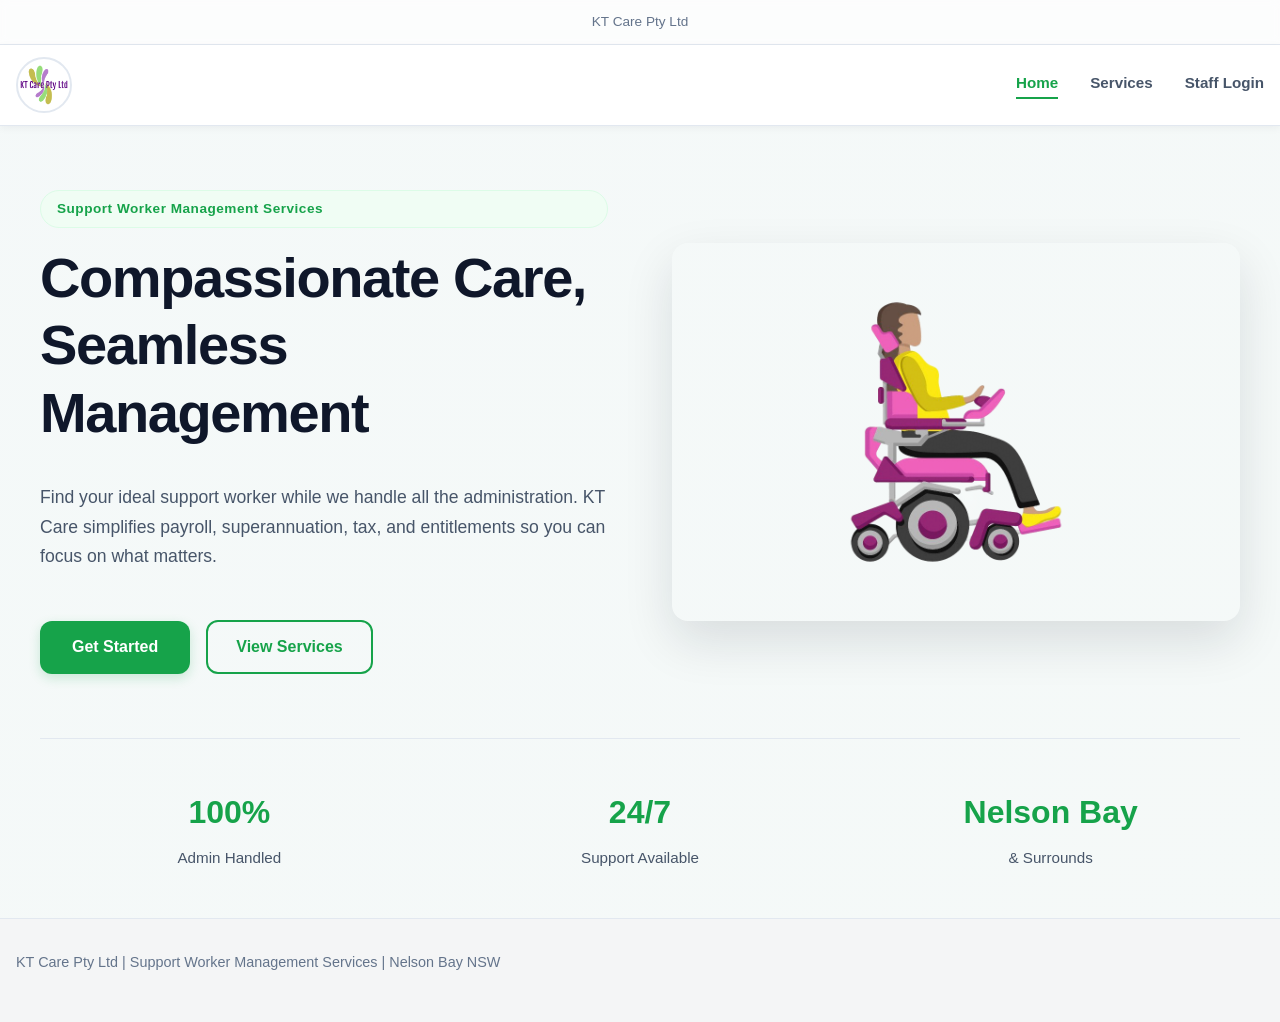
<file: index.html>
<!doctype html>
<html lang="en">
<head>
  <meta charset="utf-8">
  <meta name="viewport" content="width=device-width, initial-scale=1">
  <title>KT Care | Support Worker Management</title>
  <meta name="description" content="Find and hire your preferred support worker while KT Care handles pay, super, tax, and entitlements.">
  <link rel="stylesheet" href="css/style.css">
  <script src="https://identity.netlify.com/v1/netlify-identity-widget.js"></script>
</head>
<body>
  <div class="topbar">
    <div class="container">KT Care Pty Ltd</div>
  </div>

  <div class="nav-wrap">
    <nav class="container">
      <a href="#home" aria-label="KT Care home"><img src="assets/logo.png" alt="KT Care logo" class="logo"></a>
      <div class="links">
        <a href="index.html" class="active">Home</a>
        <a href="services.html">Services</a>
        <a href="staff-login.html">Staff Login</a>
      </div>
    </nav>
  </div>

  <main>
    <section class="hero" id="home">
      <div class="container">
        <div class="hero-wrapper">
          <div class="hero-content">
            <span class="pill">Support Worker Management Services</span>
            <h1>Compassionate Care, Seamless Management</h1>
            <p class="lead">Find your ideal support worker while we handle all the administration. KT Care simplifies payroll, superannuation, tax, and entitlements so you can focus on what matters.</p>
            <div class="hero-cta">
              <button class="btn-primary">Get Started</button>
              <a href="services.html" class="btn-secondary">View Services</a>
            </div>
          </div>

          <div class="hero-visual">
            <img src="assets/wheelchair-no-bground.png" alt="Woman in electric wheelchair using support services" class="hero-image">
          </div>
        </div>

        <div class="hero-stats">
          <div class="stat">
            <div class="stat-value">100%</div>
            <div class="stat-label">Admin Handled</div>
          </div>
          <div class="stat">
            <div class="stat-value">24/7</div>
            <div class="stat-label">Support Available</div>
          </div>
          <div class="stat">
            <div class="stat-value">Nelson Bay</div>
            <div class="stat-label">& Surrounds</div>
          </div>
        </div>
      </div>
    </section>
  </main>

  <footer>
    <div class="container">KT Care Pty Ltd | Support Worker Management Services | Nelson Bay NSW</div>
  </footer>

  <script>
    const widget = window.netlifyIdentity;
    const hasIdentityCallback = /[?&#](invite_token|recovery_token|confirmation_token)=/i.test(window.location.href);

    if (widget && hasIdentityCallback) {
      widget.handleAuthCallback();
      widget.on("login", () => {
        window.location.href = "/staff-portal.html";
      });
    }
  </script>
</body>
</html>
</file>
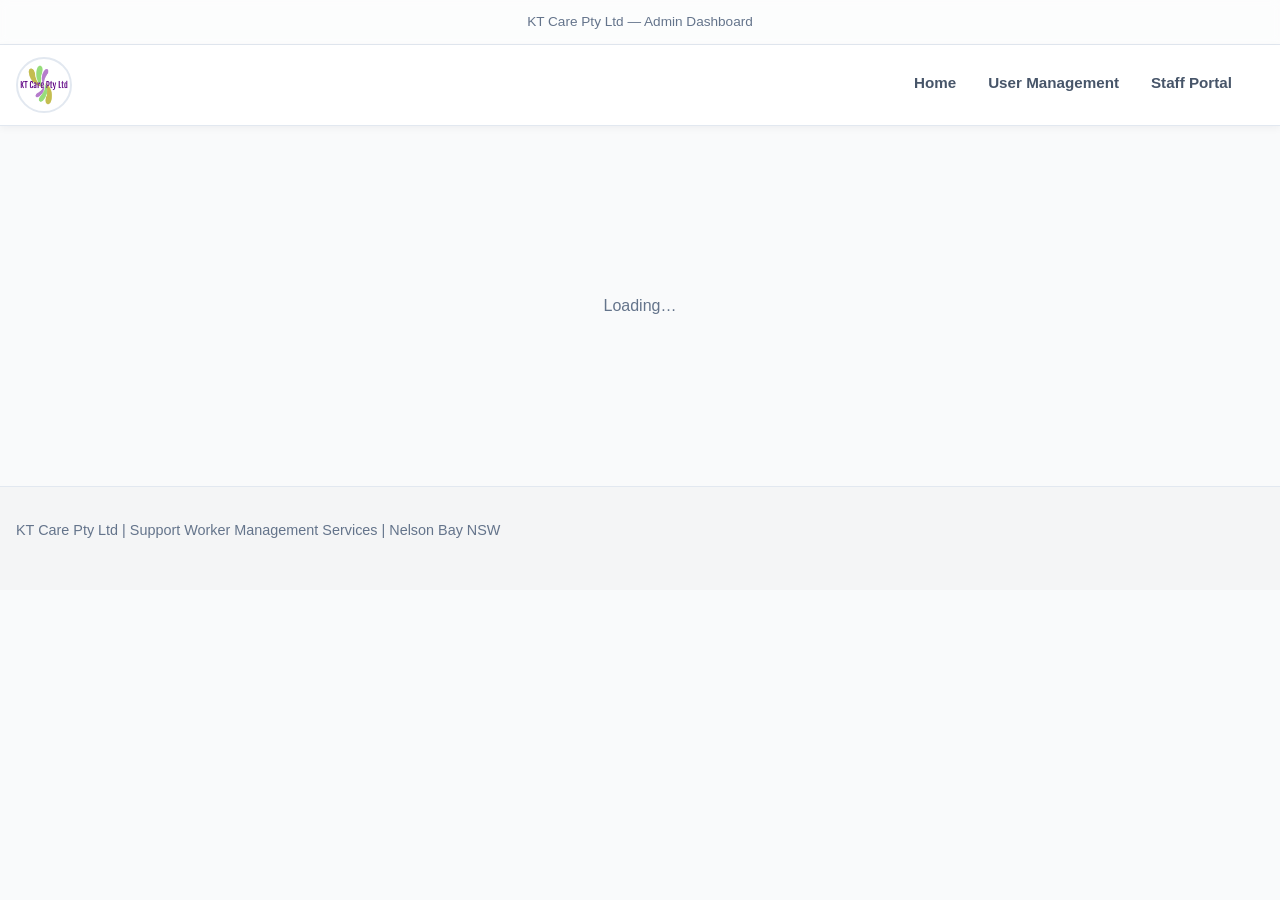
<file: admin-dashboard.html>
<!doctype html>
<html lang="en">
<head>
  <meta charset="utf-8">
  <meta name="viewport" content="width=device-width, initial-scale=1">
  <title>KT Care | Admin Dashboard</title>
  <meta name="robots" content="noindex, nofollow">
  <link rel="stylesheet" href="css/style.css">
  <script src="https://identity.netlify.com/v1/netlify-identity-widget.js"></script>
</head>
<body>
  <div class="topbar">
    <div class="container">KT Care Pty Ltd &mdash; Admin Dashboard</div>
  </div>

  <div class="nav-wrap">
    <nav class="container">
      <a href="index.html" aria-label="KT Care home"><img src="assets/logo.png" alt="KT Care logo" class="logo"></a>
      <div class="links">
        <a href="index.html">Home</a>
        <a href="admin.html">User Management</a>
        <a href="staff-portal.html">Staff Portal</a>
        <span id="nav-user" class="nav-user"></span>
        <button id="logout-btn" class="btn-nav-logout" style="display:none">Sign Out</button>
      </div>
    </nav>
  </div>

  <div id="loading-screen" class="auth-loading"><p>Loading&hellip;</p></div>
  <div id="access-denied" class="auth-loading" style="display:none">
    <div class="auth-card card" style="max-width:480px">
      <h2>Access Denied</h2>
      <p>This dashboard is available to administrators only.</p>
      <a href="staff-portal.html" class="btn-primary">Go to Staff Portal</a>
    </div>
  </div>

  <main class="container" id="dashboard-content" style="display:none">
    <section>
      <div class="portal-header">
        <h1>Admin Dashboard</h1>
        <p class="lead">Choose an admin area below.</p>
      </div>
    </section>

    <section>
      <div class="resources-grid">
        <article class="resource-card card">
          <div class="resource-icon">👥</div>
          <h3>Manage Users</h3>
          <p>Invite staff, assign roles, and remove access.</p>
          <a href="admin.html" class="btn-resource">Open User Management</a>
        </article>
        <article class="resource-card card">
          <div class="resource-icon">📚</div>
          <h3>View Staff Portal</h3>
          <p>Open the staff resources page as an administrator.</p>
          <a href="staff-portal.html" class="btn-resource">Open Staff Portal</a>
        </article>
      </div>
    </section>
  </main>

  <footer>
    <div class="container">KT Care Pty Ltd | Support Worker Management Services | Nelson Bay NSW</div>
  </footer>

  <script>
    const widget = window.netlifyIdentity;

    widget.on("init", (user) => {
      document.getElementById("loading-screen").style.display = "none";

      if (!user) {
        window.location.href = "/staff-login.html";
        return;
      }

      const roles = user?.app_metadata?.roles || [];
      const isAdmin = roles.includes("admin") || user?.app_metadata?.is_admin;
      if (!isAdmin) {
        document.getElementById("access-denied").style.display = "flex";
        return;
      }

      document.getElementById("dashboard-content").style.display = "";
      const name = user.user_metadata?.full_name || user.email;
      document.getElementById("nav-user").textContent = name;
      document.getElementById("logout-btn").style.display = "inline-block";
    });

    document.getElementById("logout-btn").addEventListener("click", () => {
      widget.logout();
    });

    widget.on("logout", () => {
      window.location.href = "/staff-login.html";
    });
  </script>
</body>
</html>
</file>
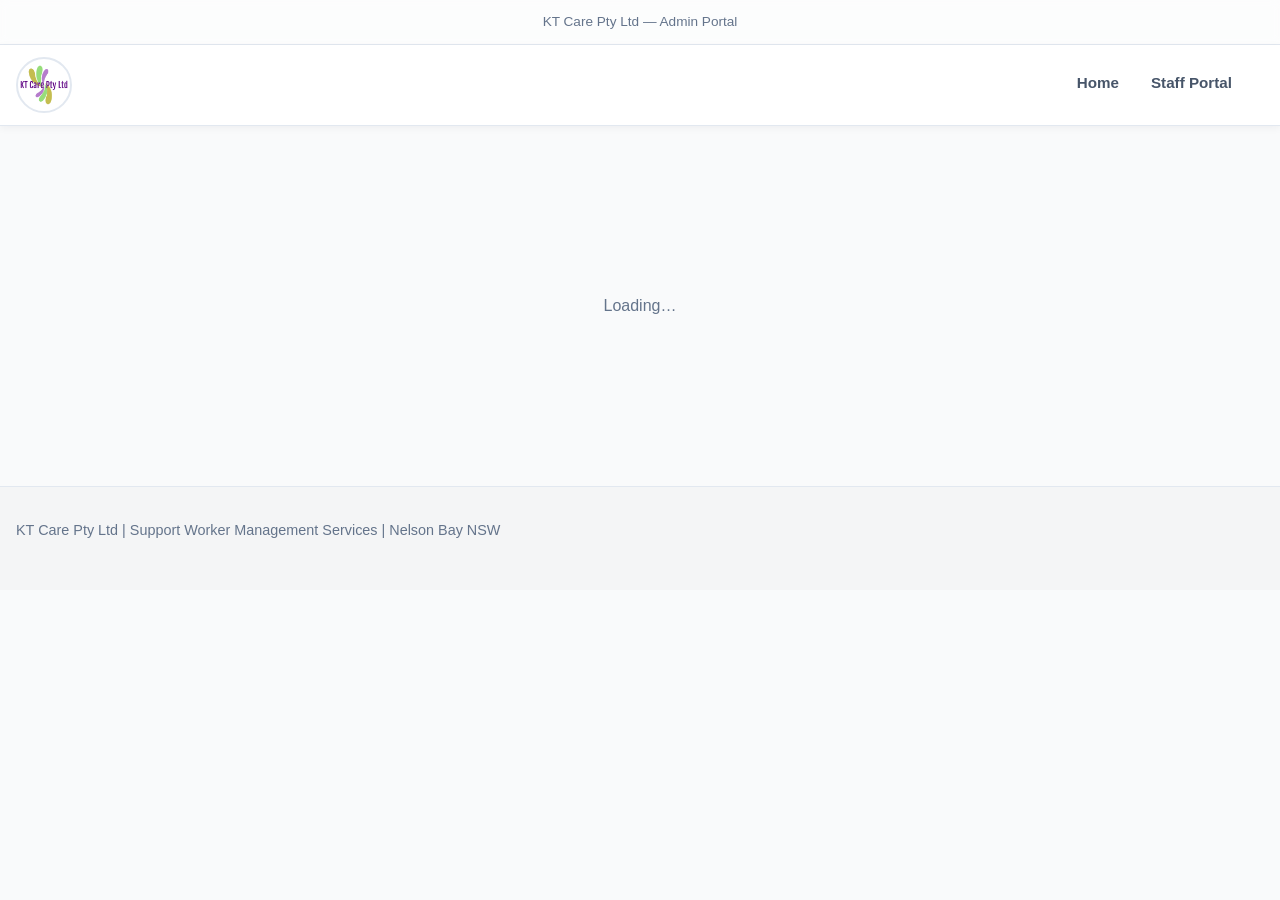
<file: admin.html>
<!doctype html>
<html lang="en">
<head>
  <meta charset="utf-8">
  <meta name="viewport" content="width=device-width, initial-scale=1">
  <title>KT Care | Admin Portal</title>
  <meta name="robots" content="noindex, nofollow">
  <link rel="stylesheet" href="css/style.css">
  <script src="https://identity.netlify.com/v1/netlify-identity-widget.js"></script>
</head>
<body>
  <div class="topbar">
    <div class="container">KT Care Pty Ltd &mdash; Admin Portal</div>
  </div>

  <div class="nav-wrap">
    <nav class="container">
      <a href="index.html" aria-label="KT Care home"><img src="assets/logo.png" alt="KT Care logo" class="logo"></a>
      <div class="links">
        <a href="index.html">Home</a>
        <a href="staff-portal.html">Staff Portal</a>
        <span id="nav-user" class="nav-user"></span>
        <button id="logout-btn" class="btn-nav-logout" style="display:none">Sign Out</button>
      </div>
    </nav>
  </div>

  <!-- Auth loading / access denied states -->
  <div id="loading-screen" class="auth-loading"><p>Loading&hellip;</p></div>
  <div id="access-denied" class="auth-loading" style="display:none">
    <div class="auth-card card" style="max-width:480px">
      <h2>Access Denied</h2>
      <p>This area is restricted to site administrators only.</p>
      <a href="index.html" class="btn-primary">Return Home</a>
    </div>
  </div>

  <main class="container" id="admin-content" style="display:none">
    <section>
      <h1>Admin Portal</h1>
      <p class="lead">Manage staff user accounts. Invited users receive an email to set their password.</p>
    </section>

    <!-- Invite new user -->
    <section>
      <h2>Invite New Staff Member</h2>
      <div class="admin-form card">
        <form id="invite-form">
          <div class="form-row">
            <div class="form-group">
              <label for="invite-email">Email address</label>
              <input id="invite-email" type="email" placeholder="staff@example.com" required>
            </div>
            <div class="form-group">
              <label for="invite-role">Role</label>
              <select id="invite-role">
                <option value="staff">Staff</option>
                <option value="admin">Admin</option>
              </select>
            </div>
          </div>
          <button type="submit" class="btn-primary">Send Invitation</button>
          <p id="invite-msg" class="form-msg" style="display:none"></p>
        </form>
      </div>
    </section>

    <!-- User list -->
    <section>
      <h2>Registered Users</h2>
      <div id="user-list-wrap">
        <p id="users-loading">Loading users&hellip;</p>
        <table id="user-table" class="user-table" style="display:none">
          <thead>
            <tr>
              <th>Email</th>
              <th>Role</th>
              <th>Confirmed</th>
              <th>Actions</th>
            </tr>
          </thead>
          <tbody id="user-tbody"></tbody>
        </table>
        <p id="users-error" class="form-msg form-msg--error" style="display:none"></p>
      </div>
    </section>
  </main>

  <footer>
    <div class="container">KT Care Pty Ltd | Support Worker Management Services | Nelson Bay NSW</div>
  </footer>

  <script>
    const widget = window.netlifyIdentity;
    let currentToken = null;

    // ── Auth gate ────────────────────────────────────────────────────────────
    widget.on("init", async (user) => {
      document.getElementById("loading-screen").style.display = "none";

      if (!user) {
        widget.open("login");
        widget.on("login", (loggedIn) => checkAdmin(loggedIn));
        return;
      }
      checkAdmin(user);
    });

    function checkAdmin(user) {
      const roles = user?.app_metadata?.roles || [];
      const isAdmin = roles.includes("admin") || user?.app_metadata?.is_admin;

      if (!isAdmin) {
        document.getElementById("access-denied").style.display = "flex";
        return;
      }

      currentToken = user.token?.access_token;
      document.getElementById("admin-content").style.display = "";
      const name = user.user_metadata?.full_name || user.email;
      document.getElementById("nav-user").textContent = name;
      document.getElementById("logout-btn").style.display = "inline-block";
      loadUsers();
    }

    document.getElementById("logout-btn").addEventListener("click", () => widget.logout());
    widget.on("logout", () => { window.location.href = "/staff-login.html"; });

    // ── API helper ───────────────────────────────────────────────────────────
    async function adminAPI(payload) {
      // Refresh token in case it expired
      const user = widget.currentUser();
      if (user) {
        await user.jwt(true).then((t) => { currentToken = t; }).catch(() => {});
      }

      const res = await fetch("/.netlify/functions/admin-users", {
        method: "POST",
        headers: {
          "Content-Type": "application/json",
          Authorization: `Bearer ${currentToken}`,
        },
        body: JSON.stringify(payload),
      });
      return res.json();
    }

    // ── Load user list ───────────────────────────────────────────────────────
    async function loadUsers() {
      const data = await adminAPI({ action: "list" });

      document.getElementById("users-loading").style.display = "none";

      if (data.error) {
        const el = document.getElementById("users-error");
        el.textContent = data.error;
        el.style.display = "block";
        return;
      }

      const users = data.users || [];
      const tbody = document.getElementById("user-tbody");
      tbody.innerHTML = "";

      users.forEach((u) => {
        const roles = u.app_metadata?.roles?.join(", ") || "staff";
        const confirmed = u.confirmed_at ? "✓" : "Pending";
        const tr = document.createElement("tr");
        tr.innerHTML = `
          <td>${escHtml(u.email)}</td>
          <td>${escHtml(roles)}</td>
          <td>${confirmed}</td>
          <td>
            <button class="btn-table-action btn-danger" onclick="deleteUser('${u.id}', '${escHtml(u.email)}')">Remove</button>
          </td>`;
        tbody.appendChild(tr);
      });

      document.getElementById("user-table").style.display = users.length ? "" : "none";
      if (!users.length) {
        document.getElementById("users-loading").textContent = "No users found.";
        document.getElementById("users-loading").style.display = "block";
      }
    }

    // ── Invite user ──────────────────────────────────────────────────────────
    document.getElementById("invite-form").addEventListener("submit", async (e) => {
      e.preventDefault();
      const email = document.getElementById("invite-email").value.trim();
      const role  = document.getElementById("invite-role").value;
      const msg   = document.getElementById("invite-msg");

      msg.className = "form-msg";
      msg.textContent = "Sending invitation…";
      msg.style.display = "block";

      const data = await adminAPI({ action: "invite", email });

      if (data.error) {
        msg.className = "form-msg form-msg--error";
        msg.textContent = `Error: ${data.error}`;
        return;
      }

      // Set role after invite
      if (role !== "staff") {
        await adminAPI({ action: "set-role", userId: data.id, role });
      }

      msg.className = "form-msg form-msg--success";
      msg.textContent = `Invitation sent to ${email}.`;
      document.getElementById("invite-form").reset();
      loadUsers();
    });

    // ── Delete user ──────────────────────────────────────────────────────────
    async function deleteUser(userId, email) {
      if (!confirm(`Remove ${email} from staff portal? This cannot be undone.`)) return;
      const data = await adminAPI({ action: "delete", userId });
      if (data.error) { alert(`Error: ${data.error}`); return; }
      loadUsers();
    }

    // ── Helpers ──────────────────────────────────────────────────────────────
    function escHtml(str) {
      return String(str)
        .replace(/&/g, "&amp;").replace(/</g, "&lt;")
        .replace(/>/g, "&gt;").replace(/"/g, "&quot;");
    }
  </script>
</body>
</html>
</file>
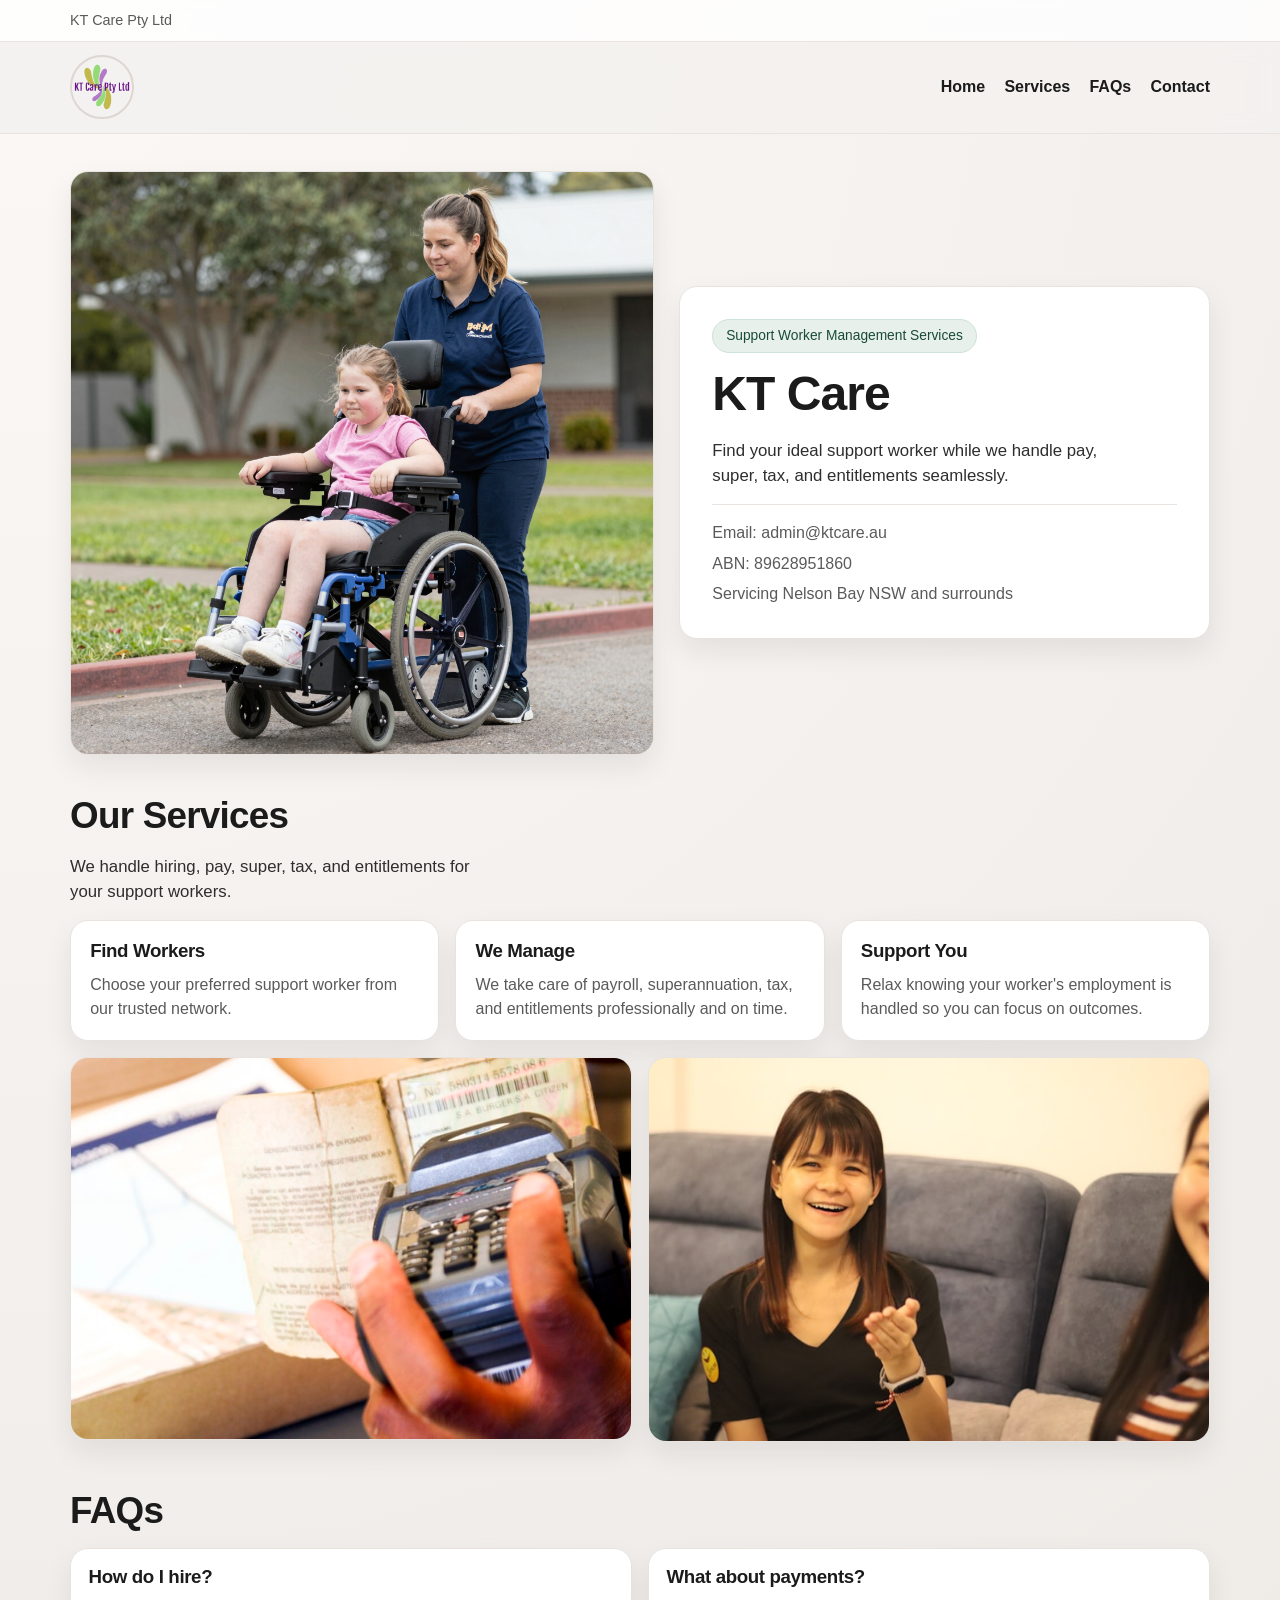
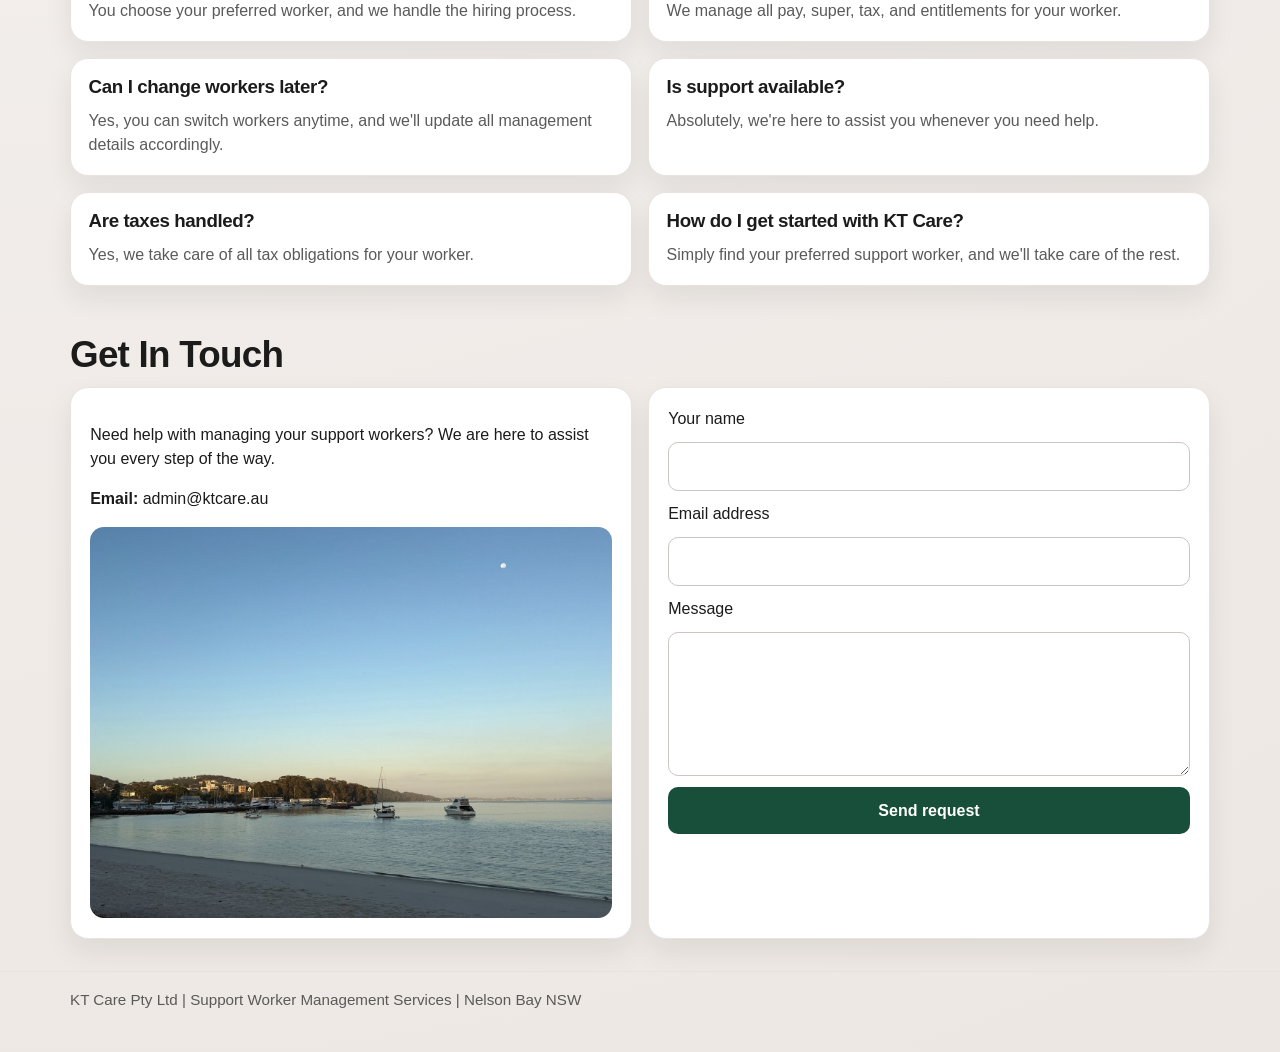
<file: ktcare_standalone.html>
<!doctype html>
<html lang="en">
<head>
  <meta charset="utf-8">
  <meta name="viewport" content="width=device-width, initial-scale=1">
  <title>KT Care | Support Worker Management</title>
  <meta name="description" content="Find and hire your preferred support worker while KT Care handles pay, super, tax, and entitlements.">
  <style>
    :root {
      --bg: #f4f1ef;
      --surface: #ffffff;
      --text: #1b1b1b;
      --muted: #5a5a5a;
      --accent: #174f3b;
      --accent-2: #7d9b8f;
      --border: #e8e3df;
      --max: 1140px;
      --radius: 18px;
      --shadow: 0 12px 28px rgba(20, 20, 20, 0.08);
    }

    * { box-sizing: border-box; }

    html, body {
      margin: 0;
      padding: 0;
      font-family: "Segoe UI", Tahoma, Geneva, Verdana, sans-serif;
      color: var(--text);
      background: radial-gradient(circle at top left, #fbf8f6 0%, #f2eeeb 50%, #ece7e2 100%);
      line-height: 1.5;
    }

    img {
      max-width: 100%;
      display: block;
      border-radius: 14px;
    }

    a {
      color: inherit;
      text-decoration: none;
    }

    .container {
      width: min(100% - 2rem, var(--max));
      margin-inline: auto;
    }

    .topbar {
      font-size: 0.9rem;
      color: var(--muted);
      border-bottom: 1px solid var(--border);
      background: rgba(255, 255, 255, 0.8);
      backdrop-filter: blur(4px);
    }

    .topbar .container {
      padding: 0.6rem 0;
    }

    .nav-wrap {
      position: sticky;
      top: 0;
      z-index: 20;
      background: rgba(244, 241, 239, 0.92);
      backdrop-filter: blur(8px);
      border-bottom: 1px solid var(--border);
    }

    nav {
      display: flex;
      align-items: center;
      justify-content: space-between;
      gap: 1rem;
      padding: 0.85rem 0;
    }

    .logo {
      width: 64px;
      height: 64px;
      object-fit: cover;
      border-radius: 50%;
      border: 2px solid #ddd6d1;
    }

    .links {
      display: flex;
      gap: 1.2rem;
      font-weight: 600;
    }

    .hero {
      padding: 2.3rem 0 1.5rem;
    }

    .hero-grid {
      display: grid;
      gap: 1.6rem;
      grid-template-columns: 1.1fr 1fr;
      align-items: center;
    }

    .card {
      background: var(--surface);
      border: 1px solid var(--border);
      border-radius: var(--radius);
      box-shadow: var(--shadow);
    }

    .hero-copy {
      padding: 2rem;
    }

    h1, h2, h3 {
      margin: 0 0 0.7rem;
      line-height: 1.15;
      letter-spacing: -0.02em;
    }

    h1 { font-size: clamp(1.8rem, 4vw, 3rem); }
    h2 { font-size: clamp(1.5rem, 3vw, 2.3rem); }

    .lead {
      font-size: 1.05rem;
      color: #2e2e2e;
      max-width: 44ch;
      margin-bottom: 1rem;
    }

    .facts {
      margin-top: 1rem;
      padding-top: 1rem;
      border-top: 1px solid var(--border);
      color: var(--muted);
      display: grid;
      gap: 0.4rem;
    }

    .pill {
      display: inline-block;
      background: #e8f0ec;
      color: #184a37;
      border: 1px solid #cde2d9;
      border-radius: 999px;
      padding: 0.35rem 0.8rem;
      font-size: 0.86rem;
      margin-bottom: 0.8rem;
    }

    section {
      padding: 1rem 0 2rem;
    }

    .services-grid {
      display: grid;
      grid-template-columns: repeat(3, minmax(0, 1fr));
      gap: 1rem;
      margin-top: 1rem;
    }

    .service {
      padding: 1.2rem;
    }

    .service p {
      margin: 0;
      color: var(--muted);
    }

    .gallery {
      display: grid;
      grid-template-columns: repeat(2, minmax(0, 1fr));
      gap: 1rem;
      margin-top: 1rem;
    }

    .faqs {
      display: grid;
      grid-template-columns: repeat(2, minmax(0, 1fr));
      gap: 1rem;
      margin-top: 1rem;
    }

    .faq {
      padding: 1.1rem;
    }

    .faq p {
      margin: 0.5rem 0 0;
      color: var(--muted);
    }

    .contact {
      display: grid;
      gap: 1rem;
      grid-template-columns: 1fr 1fr;
    }

    .contact-card,
    .contact-form {
      padding: 1.2rem;
    }

    .contact-form form {
      display: grid;
      gap: 0.7rem;
    }

    input, textarea {
      width: 100%;
      border: 1px solid #cec4be;
      border-radius: 10px;
      padding: 0.7rem 0.8rem;
      font: inherit;
      background: #fff;
    }

    button {
      border: 0;
      border-radius: 10px;
      padding: 0.72rem 1rem;
      font: inherit;
      font-weight: 600;
      background: var(--accent);
      color: white;
      cursor: pointer;
    }

    footer {
      border-top: 1px solid var(--border);
      color: var(--muted);
      padding: 1.1rem 0 2.5rem;
      font-size: 0.95rem;
    }

    @media (max-width: 900px) {
      .hero-grid,
      .services-grid,
      .gallery,
      .faqs,
      .contact {
        grid-template-columns: 1fr;
      }

      .links {
        gap: 0.8rem;
        font-size: 0.95rem;
      }
    }
  </style>
</head>
<body>
  <div class="topbar">
    <div class="container">KT Care Pty Ltd</div>
  </div>

  <div class="nav-wrap">
    <nav class="container">
      <a href="#home" aria-label="KT Care home"><img src="assets/logo.png" alt="KT Care logo" class="logo"></a>
      <div class="links">
        <a href="#home">Home</a>
        <a href="#services">Services</a>
        <a href="#faqs">FAQs</a>
        <a href="#contact">Contact</a>
      </div>
    </nav>
  </div>

  <main class="container">
    <section class="hero" id="home">
      <div class="hero-grid">
        <img src="assets/hero-support-worker.png" alt="Support worker image" class="card">
        <div class="hero-copy card">
          <span class="pill">Support Worker Management Services</span>
          <h1>KT Care</h1>
          <p class="lead">Find your ideal support worker while we handle pay, super, tax, and entitlements seamlessly.</p>
          <div class="facts">
            <div>Email: <a href="mailto:admin@ktcare.au">admin@ktcare.au</a></div>
            <div>ABN: 89628951860</div>
            <div>Servicing Nelson Bay NSW and surrounds</div>
          </div>
        </div>
      </div>
    </section>

    <section id="services">
      <h2>Our Services</h2>
      <p class="lead">We handle hiring, pay, super, tax, and entitlements for your support workers.</p>
      <div class="services-grid">
        <article class="service card">
          <h3>Find Workers</h3>
          <p>Choose your preferred support worker from our trusted network.</p>
        </article>
        <article class="service card">
          <h3>We Manage</h3>
          <p>We take care of payroll, superannuation, tax, and entitlements professionally and on time.</p>
        </article>
        <article class="service card">
          <h3>Support You</h3>
          <p>Relax knowing your worker's employment is handled so you can focus on outcomes.</p>
        </article>
      </div>

      <div class="gallery">
        <img src="assets/services-payroll.jpg" alt="Manager reviewing payroll documents" class="card">
        <img src="assets/services-handshake.jpg" alt="Client shaking hands with support worker" class="card">
      </div>
    </section>

    <section id="faqs">
      <h2>FAQs</h2>
      <div class="faqs">
        <article class="faq card">
          <h3>How do I hire?</h3>
          <p>You choose your preferred worker, and we handle the hiring process.</p>
        </article>
        <article class="faq card">
          <h3>What about payments?</h3>
          <p>We manage all pay, super, tax, and entitlements for your worker.</p>
        </article>
        <article class="faq card">
          <h3>Can I change workers later?</h3>
          <p>Yes, you can switch workers anytime, and we'll update all management details accordingly.</p>
        </article>
        <article class="faq card">
          <h3>Is support available?</h3>
          <p>Absolutely, we're here to assist you whenever you need help.</p>
        </article>
        <article class="faq card">
          <h3>Are taxes handled?</h3>
          <p>Yes, we take care of all tax obligations for your worker.</p>
        </article>
        <article class="faq card">
          <h3>How do I get started with KT Care?</h3>
          <p>Simply find your preferred support worker, and we'll take care of the rest.</p>
        </article>
      </div>
    </section>

    <section id="contact">
      <h2>Get In Touch</h2>
      <div class="contact">
        <article class="contact-card card">
          <p>Need help with managing your support workers? We are here to assist you every step of the way.</p>
          <p><strong>Email:</strong> <a href="mailto:admin@ktcare.au">admin@ktcare.au</a></p>
          <img src="assets/nelson-bay.jpg" alt="Nelson Bay landscape">
        </article>
        <article class="contact-form card">
          <form action="mailto:admin@ktcare.au" method="post" enctype="text/plain">
            <label for="name">Your name</label>
            <input id="name" name="name" type="text" required>
            <label for="email">Email address</label>
            <input id="email" name="email" type="email" required>
            <label for="message">Message</label>
            <textarea id="message" name="message" rows="5" required></textarea>
            <button type="submit">Send request</button>
          </form>
        </article>
      </div>
    </section>
  </main>

  <footer>
    <div class="container">KT Care Pty Ltd | Support Worker Management Services | Nelson Bay NSW</div>
  </footer>
</body>
</html>
</file>
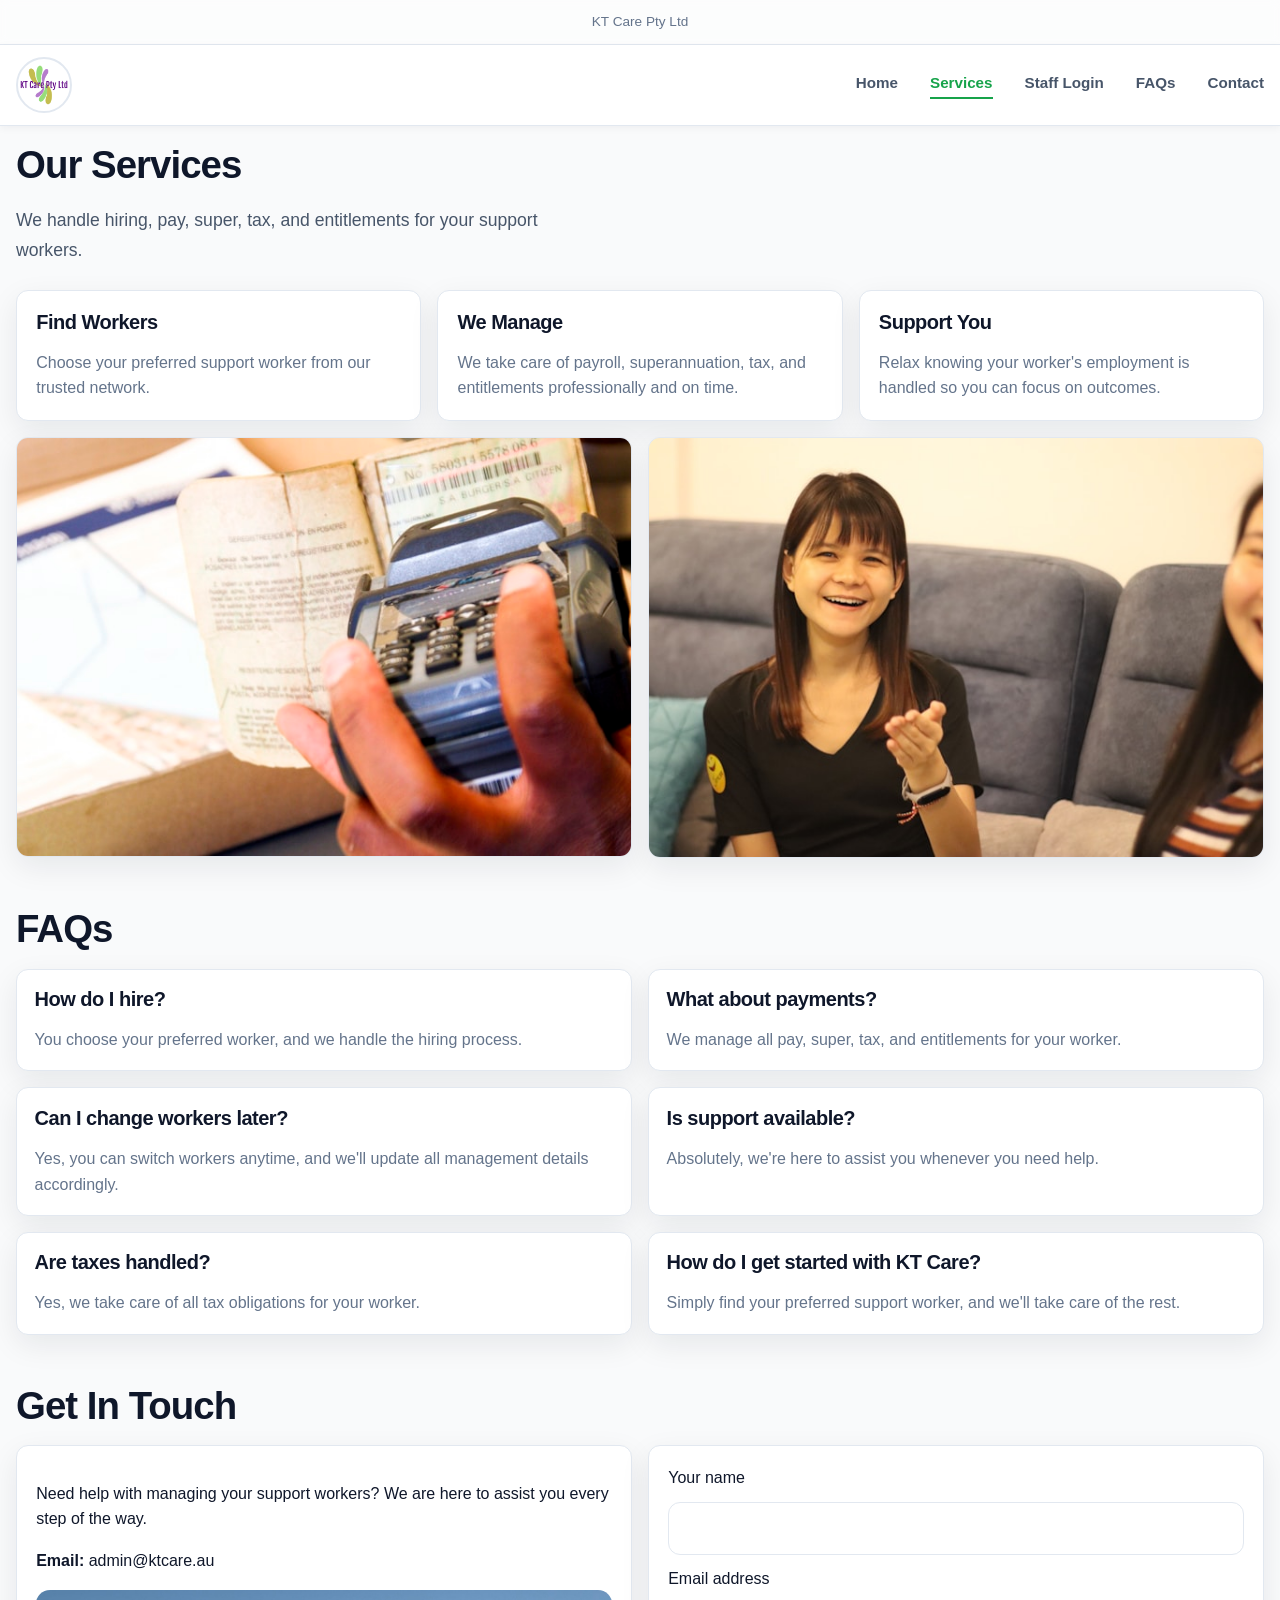
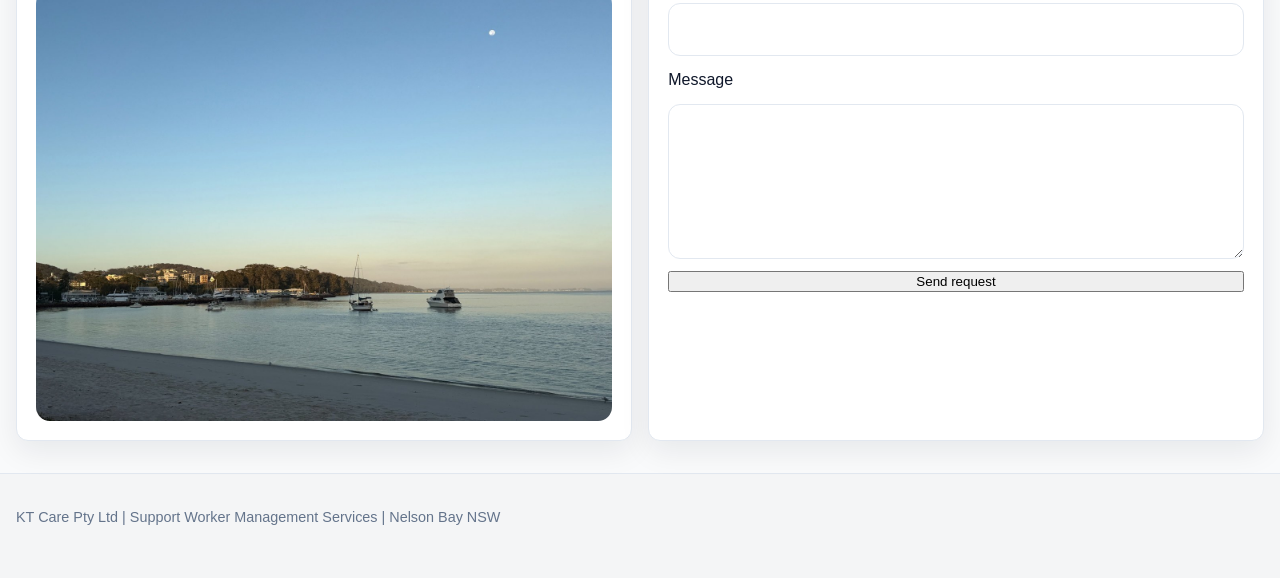
<file: services.html>
<!doctype html>
<html lang="en">
<head>
  <meta charset="utf-8">
  <meta name="viewport" content="width=device-width, initial-scale=1">
  <title>KT Care | Services</title>
  <meta name="description" content="KT Care handles hiring, pay, super, tax, and entitlements for your support workers in Nelson Bay NSW.">
  <link rel="stylesheet" href="css/style.css">
</head>
<body>
  <div class="topbar">
    <div class="container">KT Care Pty Ltd</div>
  </div>

  <div class="nav-wrap">
    <nav class="container">
      <a href="index.html" aria-label="KT Care home"><img src="assets/logo.png" alt="KT Care logo" class="logo"></a>
      <div class="links">
        <a href="index.html">Home</a>
        <a href="services.html" class="active">Services</a>
        <a href="staff-login.html">Staff Login</a>
        <a href="#faqs">FAQs</a>
        <a href="#contact">Contact</a>
      </div>
    </nav>
  </div>

  <main class="container">
    <section id="services">
      <h2>Our Services</h2>
      <p class="lead">We handle hiring, pay, super, tax, and entitlements for your support workers.</p>
      <div class="services-grid">
        <article class="service card">
          <h3>Find Workers</h3>
          <p>Choose your preferred support worker from our trusted network.</p>
        </article>
        <article class="service card">
          <h3>We Manage</h3>
          <p>We take care of payroll, superannuation, tax, and entitlements professionally and on time.</p>
        </article>
        <article class="service card">
          <h3>Support You</h3>
          <p>Relax knowing your worker's employment is handled so you can focus on outcomes.</p>
        </article>
      </div>

      <div class="gallery">
        <img src="assets/services-payroll.jpg" alt="Manager reviewing payroll documents" class="card">
        <img src="assets/services-handshake.jpg" alt="Client shaking hands with support worker" class="card">
      </div>
    </section>

    <section id="faqs">
      <h2>FAQs</h2>
      <div class="faqs">
        <article class="faq card">
          <h3>How do I hire?</h3>
          <p>You choose your preferred worker, and we handle the hiring process.</p>
        </article>
        <article class="faq card">
          <h3>What about payments?</h3>
          <p>We manage all pay, super, tax, and entitlements for your worker.</p>
        </article>
        <article class="faq card">
          <h3>Can I change workers later?</h3>
          <p>Yes, you can switch workers anytime, and we'll update all management details accordingly.</p>
        </article>
        <article class="faq card">
          <h3>Is support available?</h3>
          <p>Absolutely, we're here to assist you whenever you need help.</p>
        </article>
        <article class="faq card">
          <h3>Are taxes handled?</h3>
          <p>Yes, we take care of all tax obligations for your worker.</p>
        </article>
        <article class="faq card">
          <h3>How do I get started with KT Care?</h3>
          <p>Simply find your preferred support worker, and we'll take care of the rest.</p>
        </article>
      </div>
    </section>

    <section id="contact">
      <h2>Get In Touch</h2>
      <div class="contact">
        <article class="contact-card card">
          <p>Need help with managing your support workers? We are here to assist you every step of the way.</p>
          <p><strong>Email:</strong> <a href="mailto:admin@ktcare.au">admin@ktcare.au</a></p>
          <img src="assets/nelson-bay.jpg" alt="Nelson Bay landscape">
        </article>
        <article class="contact-form card">
          <form action="mailto:admin@ktcare.au" method="post" enctype="text/plain">
            <label for="name">Your name</label>
            <input id="name" name="name" type="text" required>
            <label for="email">Email address</label>
            <input id="email" name="email" type="email" required>
            <label for="message">Message</label>
            <textarea id="message" name="message" rows="5" required></textarea>
            <button type="submit">Send request</button>
          </form>
        </article>
      </div>
    </section>
  </main>

  <footer>
    <div class="container">KT Care Pty Ltd | Support Worker Management Services | Nelson Bay NSW</div>
  </footer>
</body>
</html>
</file>
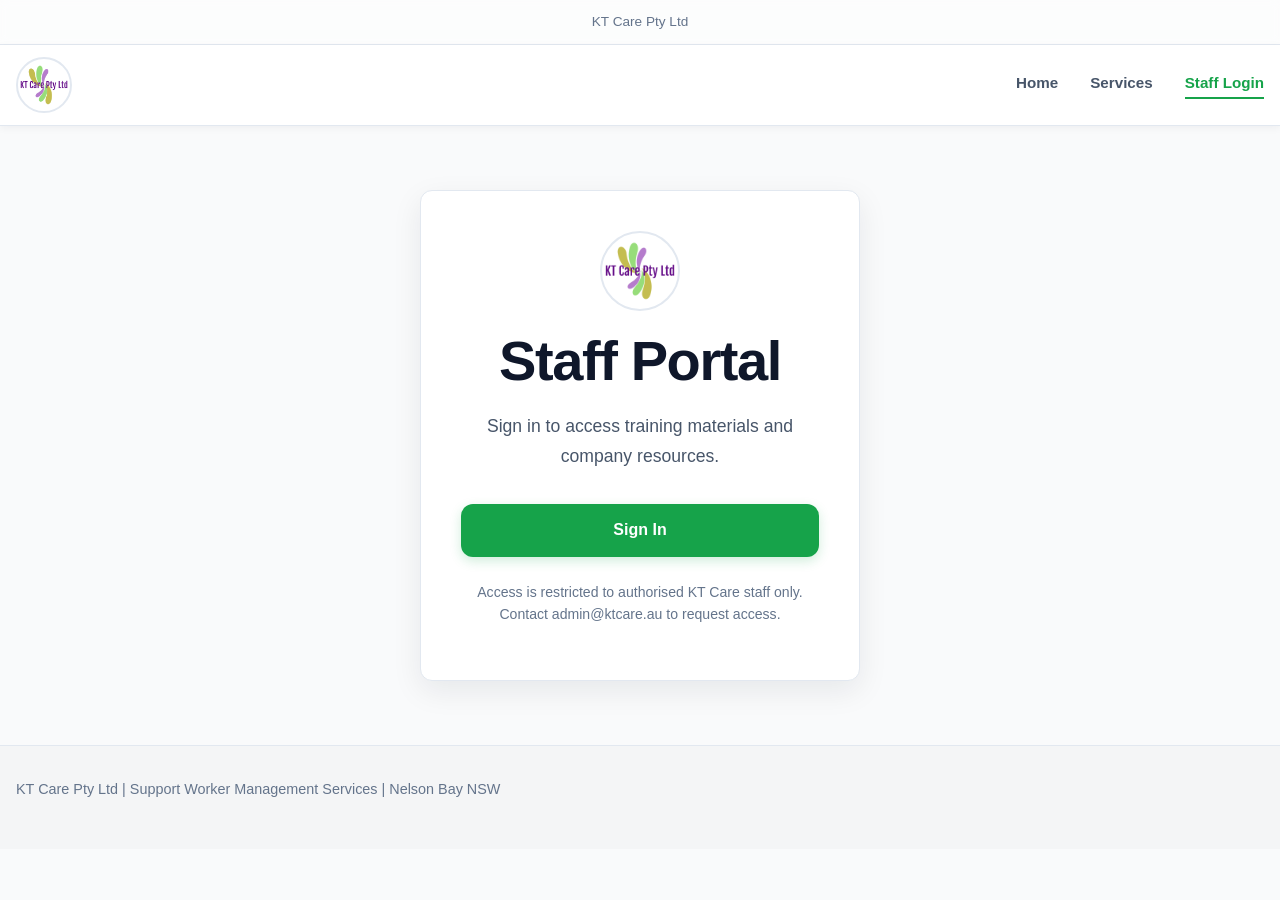
<file: staff-login.html>
<!doctype html>
<html lang="en">
<head>
  <meta charset="utf-8">
  <meta name="viewport" content="width=device-width, initial-scale=1">
  <title>KT Care | Staff Login</title>
  <meta name="robots" content="noindex, nofollow">
  <link rel="stylesheet" href="css/style.css">
  <script src="https://identity.netlify.com/v1/netlify-identity-widget.js"></script>
</head>
<body>
  <div class="topbar">
    <div class="container">KT Care Pty Ltd</div>
  </div>

  <div class="nav-wrap">
    <nav class="container">
      <a href="index.html" aria-label="KT Care home"><img src="assets/logo.png" alt="KT Care logo" class="logo"></a>
      <div class="links">
        <a href="index.html">Home</a>
        <a href="services.html">Services</a>
        <a href="staff-login.html" class="active">Staff Login</a>
      </div>
    </nav>
  </div>

  <main class="container">
    <section class="auth-section">
      <div class="auth-card card">
        <div class="auth-header">
          <img src="assets/logo.png" alt="KT Care" class="auth-logo">
          <h1>Staff Portal</h1>
          <p class="lead">Sign in to access training materials and company resources.</p>
        </div>
        <div id="login-area">
          <button id="login-btn" class="btn-primary btn-full">Sign In</button>
        </div>
        <p class="auth-note">Access is restricted to authorised KT Care staff only.<br>
          Contact <a href="mailto:admin@ktcare.au">admin@ktcare.au</a> to request access.</p>
      </div>
    </section>
  </main>

  <footer>
    <div class="container">KT Care Pty Ltd | Support Worker Management Services | Nelson Bay NSW</div>
  </footer>

  <script>
    const widget = window.netlifyIdentity;
    const hasIdentityCallback = /[?&#](invite_token|recovery_token|confirmation_token)=/i.test(window.location.href);

    function postLoginRedirect(user) {
      const roles = user?.app_metadata?.roles || [];
      const isAdmin = roles.includes("admin") || user?.app_metadata?.is_admin;
      window.location.href = isAdmin ? "/admin-dashboard.html" : "/staff-portal.html";
    }

    if (hasIdentityCallback) {
      widget.handleAuthCallback();
    }

    // On successful login redirect by role
    widget.on("login", (user) => {
      postLoginRedirect(user);
    });

    // If already logged in, redirect by role
    widget.on("init", (user) => {
      if (user) postLoginRedirect(user);
    });

    document.getElementById("login-btn").addEventListener("click", () => {
      widget.open("login");
    });
  </script>
</body>
</html>
</file>
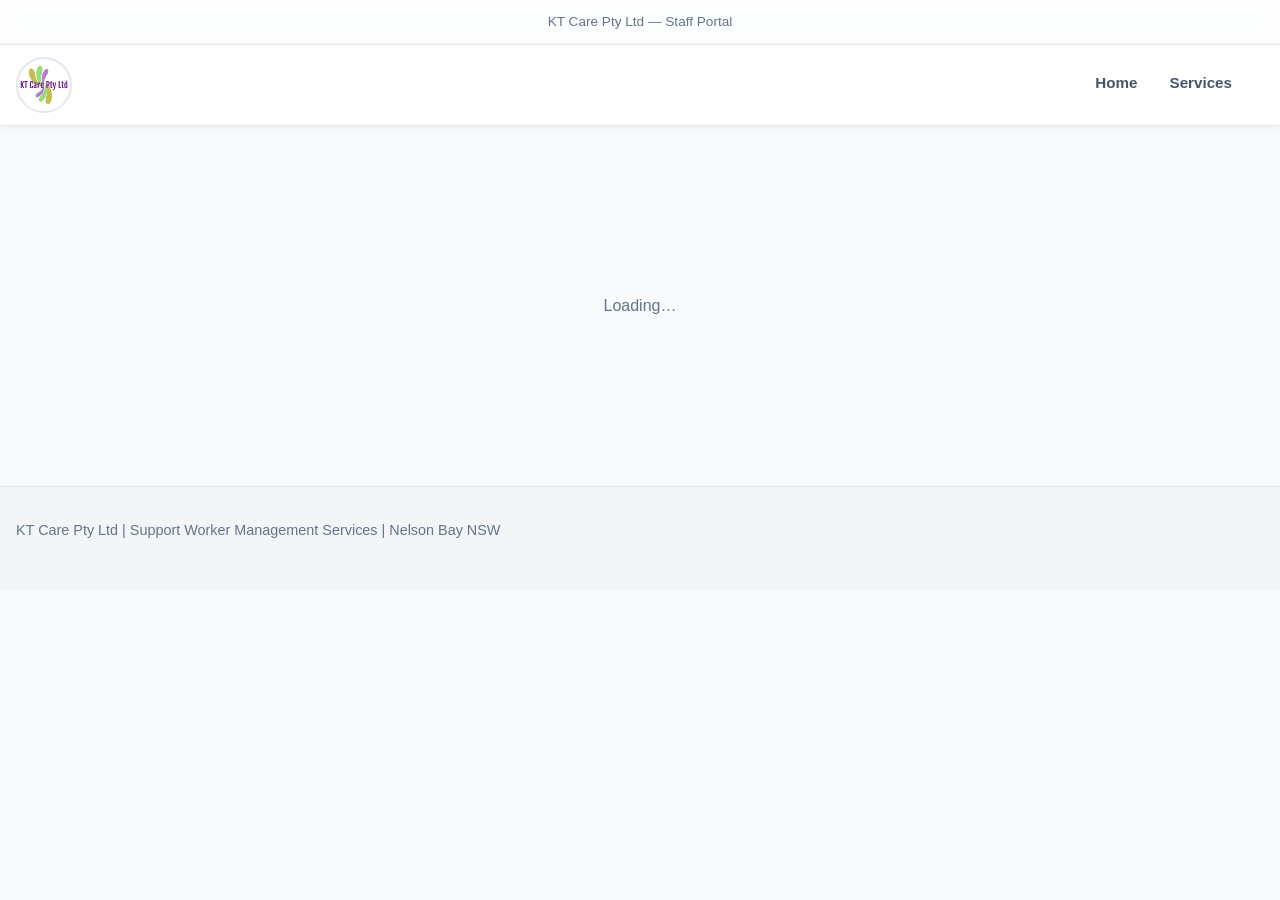
<file: staff-portal.html>
<!doctype html>
<html lang="en">
<head>
  <meta charset="utf-8">
  <meta name="viewport" content="width=device-width, initial-scale=1">
  <title>KT Care | Staff Portal</title>
  <meta name="robots" content="noindex, nofollow">
  <link rel="stylesheet" href="css/style.css">
  <script src="https://identity.netlify.com/v1/netlify-identity-widget.js"></script>
</head>
<body>
  <div class="topbar">
    <div class="container">KT Care Pty Ltd &mdash; Staff Portal</div>
  </div>

  <div class="nav-wrap">
    <nav class="container">
      <a href="index.html" aria-label="KT Care home"><img src="assets/logo.png" alt="KT Care logo" class="logo"></a>
      <div class="links">
        <a href="index.html">Home</a>
        <a href="services.html">Services</a>
        <span id="nav-user" class="nav-user"></span>
        <button id="logout-btn" class="btn-nav-logout" style="display:none">Sign Out</button>
      </div>
    </nav>
  </div>

  <!-- Shown while auth state is being determined -->
  <div id="loading-screen" class="auth-loading">
    <p>Loading&hellip;</p>
  </div>

  <main class="container" id="portal-content" style="display:none">
    <section>
      <div class="portal-header">
        <h1>Welcome, <span id="user-name">Staff Member</span></h1>
        <p class="lead">Your KT Care staff resources are below. Contact admin if you need access to additional materials.</p>
      </div>
    </section>

    <section>
      <h2>Training Materials</h2>
      <p class="section-note">Add links to your training documents here. You can link to Google Drive, SharePoint, or uploaded PDF files.</p>
      <div class="resources-grid">
        <!-- ── Add / edit training resource cards below ── -->
        <article class="resource-card card">
          <div class="resource-icon">📋</div>
          <h3>Onboarding Guide</h3>
          <p>New staff onboarding checklist and orientation materials.</p>
          <a href="#" class="btn-resource">Coming soon</a>
        </article>
        <article class="resource-card card">
          <div class="resource-icon">🛡️</div>
          <h3>Work Health &amp; Safety</h3>
          <p>WHS policies, incident reporting procedures, and safety guidelines.</p>
          <a href="#" class="btn-resource">Coming soon</a>
        </article>
        <article class="resource-card card">
          <div class="resource-icon">📚</div>
          <h3>NDIS Training</h3>
          <p>NDIS practice standards, worker orientation module, and compliance resources.</p>
          <a href="#" class="btn-resource">Coming soon</a>
        </article>
        <article class="resource-card card">
          <div class="resource-icon">💬</div>
          <h3>Communication Skills</h3>
          <p>Client communication guidelines and professional conduct standards.</p>
          <a href="#" class="btn-resource">Coming soon</a>
        </article>
      </div>
    </section>

    <section>
      <h2>Company Operating Manuals</h2>
      <p class="section-note">Add links to your operating manuals here.</p>
      <div class="resources-grid">
        <!-- ── Add / edit manual cards below ── -->
        <article class="resource-card card">
          <div class="resource-icon">📖</div>
          <h3>Operations Manual</h3>
          <p>Day-to-day operational procedures and service delivery guidelines.</p>
          <a href="#" class="btn-resource">Coming soon</a>
        </article>
        <article class="resource-card card">
          <div class="resource-icon">⚖️</div>
          <h3>Policies &amp; Procedures</h3>
          <p>Company policies, code of conduct, and HR procedures.</p>
          <a href="#" class="btn-resource">Coming soon</a>
        </article>
        <article class="resource-card card">
          <div class="resource-icon">💰</div>
          <h3>Payroll &amp; Entitlements</h3>
          <p>Pay schedules, superannuation, leave entitlements, and tax information.</p>
          <a href="#" class="btn-resource">Coming soon</a>
        </article>
        <article class="resource-card card">
          <div class="resource-icon">🗂️</div>
          <h3>Forms &amp; Templates</h3>
          <p>Shift reports, incident forms, client consent templates, and more.</p>
          <a href="#" class="btn-resource">Coming soon</a>
        </article>
      </div>
    </section>
  </main>

  <footer>
    <div class="container">KT Care Pty Ltd | Support Worker Management Services | Nelson Bay NSW</div>
  </footer>

  <script>
    const widget = window.netlifyIdentity;

    widget.on("init", (user) => {
      document.getElementById("loading-screen").style.display = "none";

      if (!user) {
        // Not logged in — redirect to login page
        window.location.href = "/staff-login.html";
        return;
      }

      // Show portal and greet user
      document.getElementById("portal-content").style.display = "";
      const name = user.user_metadata?.full_name || user.email;
      document.getElementById("user-name").textContent = name;
      document.getElementById("nav-user").textContent = name;
      document.getElementById("logout-btn").style.display = "inline-block";
    });

    document.getElementById("logout-btn").addEventListener("click", () => {
      widget.logout();
    });

    widget.on("logout", () => {
      window.location.href = "/staff-login.html";
    });
  </script>
</body>
</html>
</file>
<file: css/style.css>
:root {
  --bg: #f9fafb;
  --surface: #ffffff;
  --text: #0f172a;
  --text-secondary: #475569;
  --muted: #64748b;
  --accent: #16a34a;
  --accent-hover: #15803d;
  --accent-light: #f0fdf4;
  --accent-border: #dcfce7;
  --border: #e2e8f0;
  --max: 1280px;
  --radius: 12px;
  --shadow: 0 10px 30px rgba(15, 23, 42, 0.08);
  --shadow-lg: 0 20px 50px rgba(15, 23, 42, 0.12);
}

* { box-sizing: border-box; }

html, body {
  margin: 0;
  padding: 0;
  font-family: -apple-system, BlinkMacSystemFont, "Segoe UI", Roboto, "Helvetica Neue", Arial, sans-serif;
  color: var(--text);
  background: var(--bg);
  line-height: 1.6;
}

img {
  max-width: 100%;
  display: block;
  border-radius: 14px;
}

a {
  color: inherit;
  text-decoration: none;
}

.container {
  width: min(100% - 2rem, var(--max));
  margin-inline: auto;
}

/* ── Top bar ── */
.topbar {
  font-size: 0.85rem;
  color: var(--muted);
  border-bottom: 1px solid var(--border);
  background: rgba(255, 255, 255, 0.5);
  backdrop-filter: blur(4px);
}

.topbar .container {
  padding: 0.7rem 0;
  text-align: center;
  font-weight: 500;
}

/* ── Nav ── */
.nav-wrap {
  position: sticky;
  top: 0;
  z-index: 20;
  background: rgba(255, 255, 255, 0.95);
  backdrop-filter: blur(10px);
  border-bottom: 1px solid var(--border);
  box-shadow: 0 2px 8px rgba(15, 23, 42, 0.05);
}

nav {
  display: flex;
  align-items: center;
  justify-content: space-between;
  gap: 2rem;
  padding: 0.75rem 0;
}

.logo {
  width: 56px;
  height: 56px;
  object-fit: cover;
  border-radius: 50%;
  border: 2px solid var(--border);
  transition: all 0.2s ease;
}

.logo:hover {
  border-color: var(--accent);
  transform: scale(1.05);
}

.links {
  display: flex;
  gap: 2rem;
  font-weight: 600;
  font-size: 0.95rem;
}

.links a {
  color: var(--text-secondary);
  transition: color 0.2s ease;
  padding-bottom: 2px;
  border-bottom: 2px solid transparent;
}

.links a:hover {
  color: var(--accent);
}

.links a.active {
  color: var(--accent);
  border-bottom: 2px solid var(--accent);
}

/* ── Typography ── */
h1, h2, h3 {
  margin: 0 0 1rem;
  line-height: 1.2;
  letter-spacing: -0.025em;
  font-weight: 700;
}

h1 { 
  font-size: clamp(2.2rem, 5vw, 3.5rem); 
  color: var(--text);
}

h2 { 
  font-size: clamp(1.6rem, 3.5vw, 2.4rem); 
  color: var(--text);
}

h3 {
  font-size: 1.25rem;
  color: var(--text);
}

.lead {
  font-size: 1.1rem;
  color: var(--text-secondary);
  line-height: 1.7;
  max-width: 60ch;
  margin-bottom: 1.5rem;
}

/* ── Card ── */
.card {
  background: var(--surface);
  border: 1px solid var(--border);
  border-radius: var(--radius);
  box-shadow: var(--shadow);
}

/* ── Pill ── */
.pill {
  display: inline-block;
  background: var(--accent-light);
  color: var(--accent);
  border: 1px solid var(--accent-border);
  border-radius: 999px;
  padding: 0.45rem 1rem;
  font-size: 0.85rem;
  font-weight: 600;
  letter-spacing: 0.5px;
  margin-bottom: 1rem;
}

/* ── Sections ── */
section {
  padding: 1rem 0 2rem;
}

/* ── Hero ── */
.hero {
  padding: 4rem 0 3rem;
  background: linear-gradient(135deg, rgba(16, 185, 129, 0.02) 0%, rgba(34, 197, 94, 0.02) 100%);
}

.hero .container {
  max-width: 1200px;
}

.hero-wrapper {
  display: grid;
  grid-template-columns: 1fr 1fr;
  gap: 4rem;
  align-items: center;
  margin-bottom: 4rem;
}

.hero-content {
  display: flex;
  flex-direction: column;
  justify-content: center;
}

.hero-content h1 {
  margin-bottom: 1.2rem;
}

.hero-visual {
  position: relative;
  display: flex;
  align-items: center;
  justify-content: center;
}

.hero-image {
  width: 100%;
  height: auto;
  border-radius: 16px;
  box-shadow: var(--shadow-lg);
  object-fit: cover;
}

.hero-cta {
  display: flex;
  gap: 1rem;
  align-items: center;
  margin-top: 1.5rem;
  flex-wrap: wrap;
}

.hero-stats {
  display: grid;
  grid-template-columns: repeat(3, 1fr);
  gap: 2rem;
  padding-top: 3rem;
  border-top: 1px solid var(--border);
}

.stat {
  text-align: center;
}

.stat-value {
  display: block;
  font-size: 2rem;
  font-weight: 700;
  color: var(--accent);
  margin-bottom: 0.5rem;
}

.stat-label {
  display: block;
  font-size: 0.95rem;
  color: var(--text-secondary);
  font-weight: 500;
}

/* ── Buttons ── */
.btn-primary {
  display: inline-flex;
  align-items: center;
  justify-content: center;
  background: var(--accent);
  color: white;
  border: none;
  border-radius: var(--radius);
  padding: 0.85rem 2rem;
  font: inherit;
  font-weight: 600;
  font-size: 1rem;
  cursor: pointer;
  text-decoration: none;
  transition: all 0.2s ease;
  box-shadow: 0 4px 12px rgba(22, 163, 74, 0.2);
}

.btn-primary:hover {
  background: var(--accent-hover);
  transform: translateY(-2px);
  box-shadow: 0 6px 16px rgba(22, 163, 74, 0.3);
}

.btn-secondary {
  display: inline-flex;
  align-items: center;
  justify-content: center;
  background: transparent;
  color: var(--accent);
  border: 2px solid var(--accent);
  border-radius: var(--radius);
  padding: 0.75rem 1.75rem;
  font: inherit;
  font-weight: 600;
  font-size: 1rem;
  cursor: pointer;
  text-decoration: none;
  transition: all 0.2s ease;
}

.btn-secondary:hover {
  background: var(--accent-light);
}

.btn-full {
  width: 100%;
  text-align: center;
}

@media (max-width: 768px) {
  .hero-wrapper {
    grid-template-columns: 1fr;
    gap: 2.5rem;
  }

  .hero-stats {
    grid-template-columns: 1fr;
    gap: 1.5rem;
    padding-top: 2rem;
  }

  .hero-cta {
    flex-direction: column;
  }

  .btn-primary, .btn-secondary {
    width: 100%;
  }
}

/* ── Services ── */
.services-grid {
  display: grid;
  grid-template-columns: repeat(3, minmax(0, 1fr));
  gap: 1rem;
  margin-top: 1rem;
}

.service {
  padding: 1.2rem;
}

.service p {
  margin: 0;
  color: var(--muted);
}

.gallery {
  display: grid;
  grid-template-columns: repeat(2, minmax(0, 1fr));
  gap: 1rem;
  margin-top: 1rem;
}

/* ── FAQs ── */
.faqs {
  display: grid;
  grid-template-columns: repeat(2, minmax(0, 1fr));
  gap: 1rem;
  margin-top: 1rem;
}

.faq {
  padding: 1.1rem;
}

.faq p {
  margin: 0.5rem 0 0;
  color: var(--muted);
}

/* ── Contact ── */
.contact {
  display: grid;
  gap: 1rem;
  grid-template-columns: 1fr 1fr;
}

.contact-card,
.contact-form {
  padding: 1.2rem;
}

.contact-form form {
  display: grid;
  gap: 0.7rem;
}

input, textarea {
  width: 100%;
  border: 1px solid var(--border);
  border-radius: var(--radius);
  padding: 0.8rem;
  font: inherit;
  background: var(--surface);
  color: var(--text);
  transition: border-color 0.2s ease;
}

input:focus, textarea:focus {
  outline: none;
  border-color: var(--accent);
  box-shadow: 0 0 0 3px rgba(22, 163, 74, 0.1);
}

/* ── Footer ── */
footer {
  border-top: 1px solid var(--border);
  color: var(--muted);
  padding: 2rem 0 3rem;
  font-size: 0.9rem;
  background: rgba(15, 23, 42, 0.02);
}

/* ── Nav extras ── */
.nav-user {
  font-size: 0.9rem;
  color: var(--muted);
  max-width: 160px;
  overflow: hidden;
  text-overflow: ellipsis;
  white-space: nowrap;
}

.btn-nav-logout {
  background: none;
  border: 1px solid var(--border);
  border-radius: 8px;
  padding: 0.3rem 0.75rem;
  font-size: 0.88rem;
  font-weight: 600;
  color: var(--muted);
  cursor: pointer;
}

.btn-nav-logout:hover {
  background: var(--border);
  color: var(--text);
}

/* ── Auth / login ── */
.auth-section {
  display: flex;
  justify-content: center;
  padding: 4rem 0;
}

.auth-card {
  width: min(100%, 440px);
  padding: 2.5rem;
  text-align: center;
}

.auth-header { margin-bottom: 2rem; }

.auth-logo {
  width: 80px;
  height: 80px;
  border-radius: 50%;
  margin: 0 auto 1rem;
  border: 2px solid var(--border);
}

.auth-note {
  margin-top: 1.5rem;
  font-size: 0.88rem;
  color: var(--muted);
  line-height: 1.6;
}

.auth-loading {
  display: flex;
  align-items: center;
  justify-content: center;
  min-height: 40vh;
  color: var(--muted);
}

/* ── Staff portal ── */
.portal-header {
  padding: 1.5rem 0 0.5rem;
}

.section-note {
  font-size: 0.9rem;
  color: var(--muted);
  margin: 0 0 1rem;
  font-style: italic;
}

.resources-grid {
  display: grid;
  grid-template-columns: repeat(2, minmax(0, 1fr));
  gap: 1rem;
  margin-top: 0.5rem;
}

.resource-card {
  padding: 1.4rem;
  display: flex;
  flex-direction: column;
  gap: 0.4rem;
}

.resource-icon {
  font-size: 1.8rem;
  line-height: 1;
  margin-bottom: 0.2rem;
}

.resource-card h3 { margin: 0; }

.resource-card p {
  margin: 0;
  color: var(--muted);
  font-size: 0.95rem;
  flex: 1;
}

.btn-resource {
  display: inline-block;
  margin-top: 0.8rem;
  background: #e8f0ec;
  color: #184a37;
  border: 1px solid #cde2d9;
  border-radius: 8px;
  padding: 0.4rem 0.9rem;
  font-size: 0.9rem;
  font-weight: 600;
  align-self: flex-start;
  transition: background 0.15s;
}

.btn-resource:hover { background: #d4e8de; }

/* ── Admin portal ── */
.admin-form {
  padding: 1.4rem;
  max-width: 700px;
  margin-bottom: 0.5rem;
}

.form-row {
  display: grid;
  grid-template-columns: 1fr auto;
  gap: 1rem;
  align-items: end;
  margin-bottom: 1rem;
}

.form-group {
  display: grid;
  gap: 0.4rem;
}

.form-group label {
  font-size: 0.9rem;
  font-weight: 600;
  color: var(--muted);
}

select {
  width: 100%;
  border: 1px solid #cec4be;
  border-radius: 10px;
  padding: 0.7rem 0.8rem;
  font: inherit;
  background: #fff;
}

.form-msg {
  margin-top: 0.8rem;
  font-size: 0.9rem;
  color: var(--muted);
}

.form-msg--success { color: var(--accent); font-weight: 600; }
.form-msg--error   { color: #c0392b; font-weight: 600; }

.user-table {
  width: 100%;
  border-collapse: collapse;
  font-size: 0.95rem;
}

.user-table th {
  text-align: left;
  padding: 0.7rem 1rem;
  background: var(--border);
  font-weight: 600;
  font-size: 0.88rem;
  color: var(--muted);
}

.user-table td {
  padding: 0.75rem 1rem;
  border-bottom: 1px solid var(--border);
  vertical-align: middle;
}

.user-table tr:last-child td { border-bottom: none; }

.btn-table-action {
  border: none;
  border-radius: 7px;
  padding: 0.3rem 0.75rem;
  font: inherit;
  font-size: 0.85rem;
  font-weight: 600;
  cursor: pointer;
}

.btn-danger {
  background: #ffe8ef;
  color: #c0392b;
  border: 1px solid #fca5a5;
}

.btn-danger:hover { background: #fca5a5; }

/* ── Responsive ── */
@media (max-width: 900px) {
  .hero-grid,
  .services-grid,
  .gallery,
  .faqs,
  .contact,
  .resources-grid {
    grid-template-columns: 1fr;
  }

  .form-row {
    grid-template-columns: 1fr;
  }

  .links {
    gap: 0.8rem;
    font-size: 0.95rem;
  }
}
</file>
